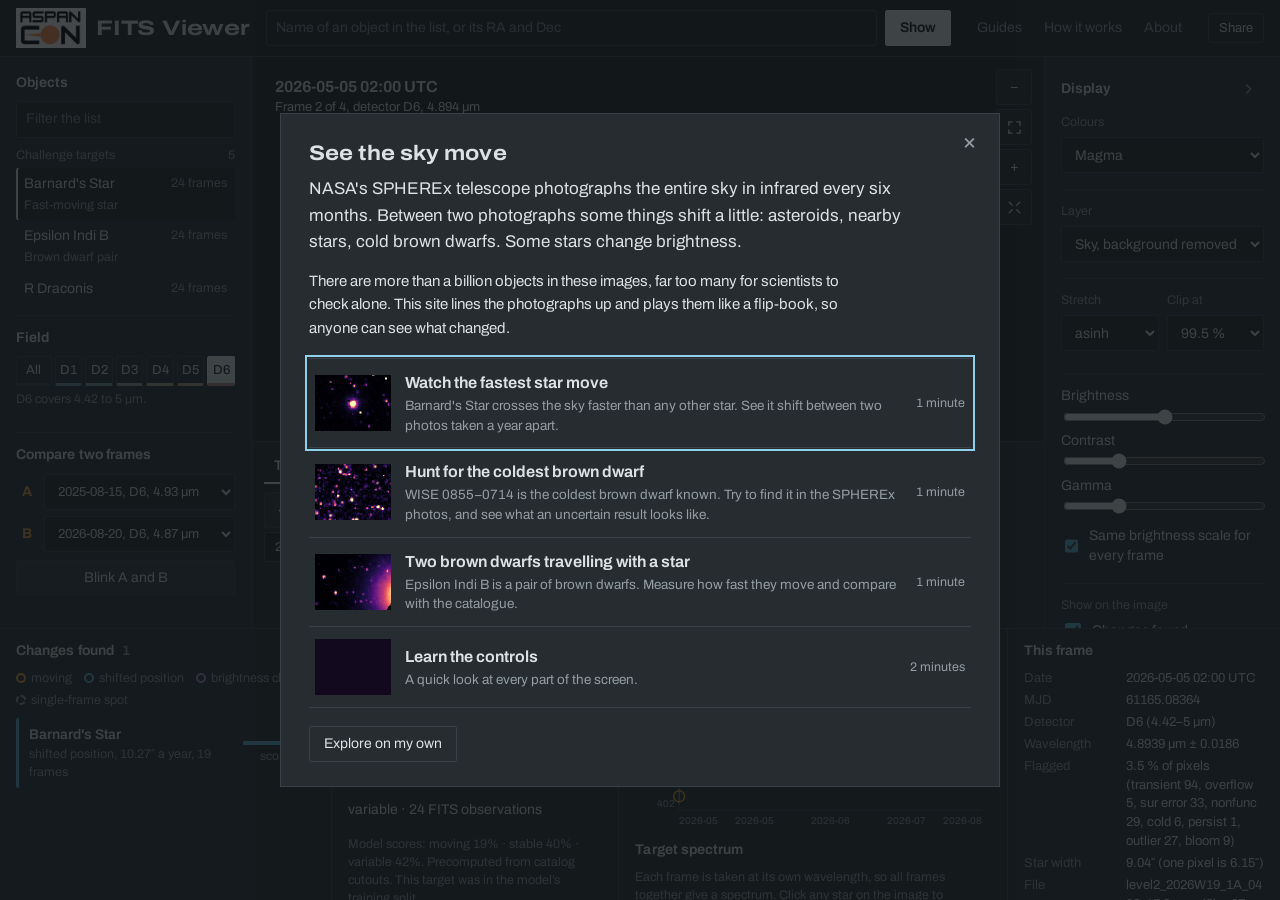
<file: site/index.html>
<!DOCTYPE html>
<html lang="en">
<head>
<meta charset="utf-8">
<meta name="viewport" content="width=device-width, initial-scale=1">
<title>ASPAN EON</title>
<meta name="description" content="ASPAN EON: type a position on the sky and play every NASA SPHEREx infrared image of it in time order. Things that move or change brightness stand out.">
<link rel="icon" type="image/png" href="img/aspan-eon.png">
<link rel="preconnect" href="https://fonts.googleapis.com">
<link rel="preconnect" href="https://fonts.gstatic.com" crossorigin>
<link href="https://fonts.googleapis.com/css2?family=Archivo:wdth,wght@62..125,400..800&display=swap" rel="stylesheet">
<link rel="stylesheet" href="css/app.css?v=20261114-aspan-eon">
</head>
<body>
<header class="topbar">
  <a class="brand" href="./" aria-label="ASPAN EON, start page">
    <img class="logo" src="img/aspan-eon.png" alt="" width="693" height="397">
    <span class="brand-name">FITS Viewer</span>
  </a>
  <form id="searchForm" class="search" role="search">
    <label for="coordInput" class="sr-only">Sky position or object name</label>
    <input id="coordInput" type="text" autocomplete="off" spellcheck="false"
           placeholder="RA and Dec, or a name. For example 08h55m10.8s −07d14m42s, or 133.795 −7.245">
    <button class="btn primary" type="submit">Show</button>
  </form>
  <nav class="topnav" aria-label="Help">
    <button class="navbtn" id="guidesBtn">Guides</button>
    <button class="navbtn" data-modal="how">How it works</button>
    <button class="navbtn" data-modal="about">About</button>
  </nav>
  <div class="status">
    <button id="shareBtn" class="btn ghost small">Share</button>
  </div>
</header>

<main class="layout">
  <aside class="panel left" aria-label="Objects and frame selection">
    <section class="block grow">
      <h2>Objects</h2>
      <label for="objectFilter" class="sr-only">Filter objects</label>
      <input id="objectFilter" type="text" placeholder="Filter the list" autocomplete="off">
      <div id="objectList" class="objlist" role="list"></div>
    </section>

    <section class="block">
      <h2>Field</h2>
      <label class="row needs-api"><span>Size</span>
        <select id="fovSelect">
          <option value="32">3.3′ wide, fastest</option>
          <option value="64" selected>6.6′ wide</option>
          <option value="96">9.8′ wide</option>
          <option value="128">13.1′ wide, for fast movers</option>
        </select>
      </label>
      <div class="sub needs-api">Detector array</div>
      <div id="detectorChips" class="chips det"></div>
      <p class="hint" id="detHint"></p>
    </section>

    <section class="block">
      <h2>Compare two frames</h2>
      <div class="ab">
        <label><span class="abtag">A</span><select id="obsA"></select></label>
        <label><span class="abtag">B</span><select id="obsB"></select></label>
      </div>
      <button id="analyzeBtn" class="btn wide">Blink A and B</button>
    </section>
  </aside>

  <section class="center" aria-label="Image viewer">
    <div class="stage-wrap" id="stageWrap">
      <canvas id="stage" aria-label="SPHEREx image of the selected field"></canvas>
      <div class="stage-msg" id="stageMsg">Pick an object on the left or type a position above.</div>
      <div class="frame-label" id="frameLabel" aria-live="polite"></div>
      <div class="readout" id="readout"></div>
      <div class="view-tools">
        <button class="btn icon" id="zoomOut" aria-label="Zoom out">−</button>
        <button class="btn icon" id="zoomReset" aria-label="Fit image">
          <svg viewBox="0 0 16 16" aria-hidden="true"><path d="M2 6V2h4M10 2h4v4M14 10v4h-4M6 14H2v-4" fill="none" stroke="currentColor" stroke-width="1.5"/></svg>
        </button>
        <button class="btn icon" id="zoomIn" aria-label="Zoom in">+</button>
        <button class="btn icon" id="fullscreenBtn" aria-label="Full screen">
          <svg viewBox="0 0 16 16" aria-hidden="true"><path d="M2 2l4 4M14 2l-4 4M2 14l4-4M14 14l-4-4" fill="none" stroke="currentColor" stroke-width="1.5"/></svg>
        </button>
      </div>
      <div class="loading hidden" id="loading"><div class="spinner"></div><span id="loadingText">Loading</span></div>
    </div>

    <div class="deck">
      <div class="modes" role="tablist" aria-label="View">
        <button class="mode active" data-mode="timelapse" role="tab">Time-lapse</button>
        <button class="mode" data-mode="blink" role="tab">Blink</button>
        <button class="mode" data-mode="side" role="tab">Side by side</button>
        <button class="mode" data-mode="swipe" role="tab">Swipe</button>
        <button class="mode" data-mode="diff" role="tab">Difference</button>
        <button class="mode" data-mode="stack" role="tab">Stack</button>
      </div>
      <div class="stack-opts hidden" id="stackOpts">
        <label><input type="radio" name="stackKind" value="mean" checked> Average (less noise)</label>
        <label><input type="radio" name="stackKind" value="max"> Brightest pixel (movers leave a trail)</label>
        <label><input type="radio" name="stackKind" value="resid"> This frame minus the average</label>
        <label><input type="radio" name="stackKind" value="rgb"> Colour picture: arrays D1–D2 blue, D3–D4 green, D5–D6 red</label>
      </div>
      <div class="player" id="player">
        <div class="transport">
          <button class="btn icon" id="prevBtn" aria-label="Previous frame">
            <svg viewBox="0 0 16 16" aria-hidden="true"><path d="M10 3L5 8l5 5" fill="none" stroke="currentColor" stroke-width="1.8"/></svg>
          </button>
          <button class="btn icon play" id="playBtn" aria-label="Play">
            <svg viewBox="0 0 16 16" aria-hidden="true" class="i-play"><path d="M4 2.5v11L13 8z" fill="currentColor"/></svg>
            <svg viewBox="0 0 16 16" aria-hidden="true" class="i-pause"><path d="M4 2.5h3v11H4zM9 2.5h3v11H9z" fill="currentColor"/></svg>
          </button>
          <button class="btn icon" id="nextBtn" aria-label="Next frame">
            <svg viewBox="0 0 16 16" aria-hidden="true"><path d="M6 3l5 5-5 5" fill="none" stroke="currentColor" stroke-width="1.8"/></svg>
          </button>
          <label class="speed"><span class="sr-only">Speed</span>
            <select id="speedSelect"><option value="1">1 frame/s</option><option value="2" selected>2 frames/s</option><option value="4">4 frames/s</option><option value="8">8 frames/s</option></select>
          </label>
        </div>
        <div class="strip" id="strip" role="listbox" aria-label="Frames in time order"></div>
      </div>
    </div>
  </section>

  <aside class="panel right" aria-label="Display settings" id="rightPanel">
    <h2>Display <button class="collapse" id="collapseRight" aria-label="Hide display settings">
      <svg viewBox="0 0 16 16" aria-hidden="true"><path d="M6 3l5 5-5 5" fill="none" stroke="currentColor" stroke-width="1.8"/></svg></button></h2>

    <section class="block">
      <label class="stack-lbl" for="cmapSelect">Colours</label>
      <select id="cmapSelect">
        <option value="magma" selected>Magma</option>
        <option value="gray">Grey</option>
        <option value="plate">Negative (dark stars on light)</option>
        <option value="inferno">Inferno</option>
        <option value="ice">Ice</option>
      </select>
      <div class="cbar" id="cbar"></div>
    </section>

    <section class="block">
      <label class="stack-lbl" for="layerSelect">Layer</label>
      <select id="layerSelect">
        <option value="clean" selected>Sky, background removed</option>
        <option value="image">Sky as recorded</option>
        <option value="zodi">Zodiacal light model</option>
        <option value="noise">Noise estimate</option>
        <option value="quality">Flagged pixels</option>
      </select>
    </section>

    <section class="block two">
      <label class="stack-lbl">Stretch
        <select id="stretchSelect">
          <option value="asinh" selected>asinh</option>
          <option value="linear">linear</option>
          <option value="sqrt">square root</option>
          <option value="log">log</option>
        </select>
      </label>
      <label class="stack-lbl">Clip at
        <select id="clipSelect">
          <option value="99.5" selected>99.5 %</option>
          <option value="99">99 %</option>
          <option value="98">98 %</option>
          <option value="95">95 %</option>
          <option value="100">min to max</option>
        </select>
      </label>
    </section>

    <section class="block sliders">
      <label>Brightness <input type="range" id="brightness" min="-0.5" max="0.5" step="0.01" value="0"></label>
      <label>Contrast <input type="range" id="contrast" min="0.3" max="3" step="0.01" value="1"></label>
      <label>Gamma <input type="range" id="gamma" min="0.3" max="3" step="0.01" value="1"></label>
      <label class="check"><input type="checkbox" id="lockScale" checked> Same brightness scale for every frame</label>
    </section>

    <section class="block">
      <div class="stack-lbl">Show on the image</div>
      <label class="check"><input type="checkbox" id="showDetections" checked> Changes found</label>
      <label class="check"><input type="checkbox" id="showCross" checked> Target position</label>
      <label class="check"><input type="checkbox" id="showFlags"> Flagged pixels in red</label>
      <label class="check"><input type="checkbox" id="showGaia"> Gaia DR3 stars</label>
      <label class="check"><input type="checkbox" id="showWise"> AllWISE sources</label>
      <label class="check" title="Only changes the picture: small groups of flagged pixels are filled from their neighbours. Saturated star cores are left alone."><input type="checkbox" id="repairChk" checked> Fill cosmic-ray hits</label>
      <label class="check"><input type="checkbox" id="smoothChk"> Smooth by 1 pixel</label>
    </section>

    <section class="block actions">
      <button class="btn ghost wide" id="resetBtn">Reset display</button>
      <button class="btn ghost wide" id="aladinBtn">Open in Aladin sky atlas</button>
    </section>
  </aside>

  <section class="panel bottom" aria-label="Results">
    <div class="res-col">
      <h2>Changes found <span class="count" id="detCount">0</span></h2>
      <ul class="legend" aria-label="Legend">
        <li><i class="k moving"></i>moving</li>
        <li><i class="k shifted"></i>shifted position</li>
        <li><i class="k variable"></i>brightness change</li>
        <li><i class="k transient"></i>single-frame spot</li>
      </ul>
      <ul class="det-list" id="detList"></ul>
    </div>
    <div class="res-col">
      <h2>Selected change</h2>
      <div id="inspector" class="inspector"></div>
      <details>
        <summary>Classify a FITS upload</summary>
        <p class="hint">Use one SPHEREx FITS cutout with a 2D IMAGE extension (up to 84×84 pixels and 16 MiB). Experimental classification.</p>
        <form id="fitsUpload">
          <label for="fitsFile">FITS cutout</label>
          <input id="fitsFile" type="file" accept=".fits,.fit,.fts" required>
          <button class="btn small" type="submit">Classify</button>
        </form>
        <p id="fitsStatus" role="status"></p>
        <figure id="fitsPreview" hidden style="margin: 12px 0">
          <canvas id="fitsCanvas" role="img" aria-label="Uploaded FITS image" style="width:100%;max-width:320px;image-rendering:pixelated;background:#000"></canvas>
          <figcaption id="fitsCaption"></figcaption>
          <p class="hint">Single uploaded frame · grayscale, asinh stretch. Display brightness does not change the prediction.</p>
          <button id="fitsEnlarge" class="btn small" type="button">Enlarge image</button>
        </figure>
      </details>
      <div id="cnnPrediction" class="inspector hidden" hidden aria-live="polite">
        <h3>Experimental CNN classification</h3>
        <p id="cnnResult"></p>
        <p id="cnnDetails" class="hint"></p>
      </div>
    </div>
    <div class="res-col charts">
      <h2 id="lcTitle">Target brightness over time</h2>
      <p class="hint" id="photNote"></p>
      <div class="chart" id="lcChart"></div>
      <h2 id="specTitle">Target spectrum</h2>
      <p class="hint" id="specNote">Each frame is taken at its own wavelength, so all frames together give a spectrum. Click any star on the image to measure its spectrum.</p>
      <button class="btn small hidden" id="pickReset" type="button">Back to the target</button>
      <div class="chart" id="specChart"></div>
    </div>
    <div class="res-col">
      <h2>This frame</h2>
      <div id="frameMeta" class="meta"></div>
      <div id="notes" class="notes"></div>
    </div>
  </section>
</main>

<div class="modal hidden" id="modal-how" role="dialog" aria-modal="true" aria-labelledby="howTitle">
  <div class="modal-box prose">
    <button class="modal-close" data-close aria-label="Close">×</button>
    <h2 id="howTitle">How it works</h2>
    <p>In 1930 Clyde Tombaugh found Pluto by flipping between two photographs of the same patch of sky and noticing one dot that had moved. This tool does the same with images from NASA's SPHEREx telescope, which has photographed the whole sky in infrared every six months since 2025.</p>
    <h3>What happens when you type a position</h3>
    <ol>
      <li>The tool asks NASA's IRSA archive for every SPHEREx image that contains the position and downloads a small square around it.</li>
      <li>SPHEREx photographs the sky at a different angle each time, so each square is rotated to put north up and redrawn on the same grid. Stars stay put; anything that moves, moves on screen.</li>
      <li>Pixels hit by cosmic rays, dead pixels and saturated pixels are marked using the flags that come with each image. The glow from dust in the Solar System (zodiacal light) is subtracted.</li>
      <li>A program compares the frames and marks sources that move in a straight line, stars whose position drifts by at least 2.5″ a year, and stars whose brightness changes compared with their neighbours. It gives each one a score. The score is a hint, not a verdict.</li>
    </ol>
    <h3>How the parts fit together</h3>
    <p>The data comes first. Everything is built around SPHEREx's own image files (FITS), and the website is only the outer layer that shows the result. New data releases, a better detection model or a different website can each be swapped in without touching the rest.</p>
    <img class="diagram" src="img/architecture.svg" alt="Diagram: SPHEREx FITS images in NASA's IRSA archive feed a Python pipeline, which writes one JSON file per object; the website reads those files. A machine-learning model, new data releases and other telescopes can plug into the pipeline.">
    <h3>Limits</h3>
    <p>One SPHEREx pixel covers 6.15″ of sky. In a year of data only the fastest nearby stars move by about one pixel. Very bright stars saturate the detector, and very faint objects are lost in the noise of a single image.</p>
    <p>SPHEREx has six detector arrays, each covering a different infrared wavelength range. A star can look brighter in one array than another simply because of its colour, so to look for brightness changes, compare frames from the same array.</p>
  </div>
</div>
<div class="modal hidden" id="modal-about" role="dialog" aria-modal="true" aria-labelledby="aboutTitle">
  <div class="modal-box prose">
    <button class="modal-close" data-close aria-label="Close">×</button>
    <h2 id="aboutTitle">About ASPAN EON</h2>
    <p>Made for the 2026 NASA Space Apps Challenge, challenge “Planet X and SPHEREx”, by team <span id="teamName">The K' Oirat</span> from Astana, Kazakhstan.</p>
    <p>Images: SPHEREx Quick Release spectral images from the NASA/IPAC Infrared Science Archive (IRSA). If you use images from this tool, cite the SPHEREx data release DOIs listed by IRSA. Star catalogues: ESA Gaia DR3 and NASA AllWISE through CDS VizieR. Sky atlas: Aladin Lite by CDS, Strasbourg.</p>
    <p>To link to a position, add <code>?ra=…&amp;dec=…</code> to the address, or use Share.</p>
    <p class="muted">The change scores come from a simple algorithm and are not scientific classifications.</p>
  </div>
</div>
<div class="modal hidden" id="modal-share" role="dialog" aria-modal="true" aria-labelledby="shareTitle">
  <div class="modal-box">
    <button class="modal-close" data-close aria-label="Close">×</button>
    <h2 id="shareTitle">Share this view</h2>
    <label class="stack-lbl" for="shareLink">Link</label>
    <div class="copyrow"><input id="shareLink" readonly><button class="btn primary" data-copy="shareLink">Copy link</button></div>
    <label class="stack-lbl" for="embedCode">Code to embed in another website</label>
    <div class="copyrow"><input id="embedCode" readonly><button class="btn primary" data-copy="embedCode">Copy code</button></div>
  </div>
</div>
<div class="modal hidden" id="modal-aladin" role="dialog" aria-modal="true" aria-labelledby="aladinTitle">
  <div class="modal-box wide">
    <button class="modal-close" data-close aria-label="Close">×</button>
    <h2 id="aladinTitle">Sky atlas around the target</h2>
    <p class="hint">2MASS images with Gaia DR3 and AllWISE catalogues, from Aladin Lite (CDS).</p>
    <div id="aladinDiv" class="aladin"></div>
  </div>
</div>
<div class="modal hidden" id="modal-welcome" role="dialog" aria-modal="true" aria-labelledby="welcomeTitle">
  <div class="modal-box welcome">
    <button class="modal-close" data-close aria-label="Close">×</button>
    <h2 id="welcomeTitle">See the sky move</h2>
    <p class="lede">NASA's SPHEREx telescope photographs the entire sky in infrared every six months. Between two photographs some things shift a little: asteroids, nearby stars, cold brown dwarfs. Some stars change brightness.</p>
    <p>There are more than a billion objects in these images, far too many for scientists to check alone. This site lines the photographs up and plays them like a flip-book, so anyone can see what changed.</p>
    <ul class="guides" id="guideList"></ul>
    <button class="btn ghost skip" data-close>Explore on my own</button>
  </div>
</div>
<div class="toast hidden" id="toast" role="status"></div>

<script src="js/config.js?v=20261115-upload"></script>
<script src="js/app.js?v=20261114-cnn"></script>
<script src="js/guide.js?v=20261114-aspan-eon"></script>
<script src="js/fits-upload.js?v=20261115-preview"></script>
</body>
</html>
</file>
<file: site/css/app.css>
:root {
  --housing: #1E2326;
  --panel: #262C30;
  --panel-2: #2E353A;
  --rule: #384147;
  --ink: #DCE2E4;
  --ink-muted: #939DA2;
  --glass: #E3EAEC;
  --plate-ink: #10171A;
  --sodium: #E5A03A;
  --cyan: #5CB3D6;
  --violet: #B98BDB;
  --moving: var(--sodium);
  --shifted: var(--cyan);
  --variable: var(--violet);
  --transient: #939DA2;
  --focus: #8FD0EA;
  --r-panel: 0;
  --r-ctl: 2px;
  --font: "Archivo", "Helvetica Neue", Arial, sans-serif;
  --s1: 4px; --s2: 8px; --s3: 12px; --s4: 16px; --s5: 24px;
}
* { box-sizing: border-box; }
html, body { height: 100%; margin: 0; }
body {
  background: var(--housing); color: var(--ink);
  font: 400 14px/1.45 var(--font); font-variation-settings: "wdth" 100;
  font-feature-settings: "tnum" 1; -webkit-font-smoothing: antialiased;
}
button, input, select { font: inherit; color: inherit; }
button { cursor: pointer; }
:focus-visible { outline: 2px solid var(--focus); outline-offset: 2px; }
h2 { font-size: 14px; font-weight: 650; margin: 0 0 var(--s2); display: flex; align-items: center; gap: var(--s2); letter-spacing: .005em; }
h3 { font-size: 14px; font-weight: 650; margin: var(--s4) 0 var(--s1); }
code { font: inherit; background: var(--panel-2); padding: 0 4px; }
a { color: var(--cyan); }
.hidden { display: none !important; }
.sr-only { position: absolute !important; width: 1px; height: 1px; overflow: hidden; clip: rect(0 0 0 0); white-space: nowrap; }
.muted { color: var(--ink-muted); }
.hint { font-size: 12.5px; color: var(--ink-muted); margin: var(--s1) 0 var(--s2); }

.topbar { display: flex; align-items: center; gap: var(--s4); padding: var(--s2) var(--s4); min-height: 56px; border-bottom: 1px solid var(--rule); }
.brand { display: flex; align-items: center; gap: 10px; color: var(--ink); text-decoration: none; flex: none; }
.logo { display: block; width: 70px; height: 40px; object-fit: contain; flex: none; }
.brand-name { font-size: 21px; font-weight: 720; font-variation-settings: "wdth" 125; letter-spacing: -.01em; line-height: 1; }
.search { flex: 1; display: flex; gap: var(--s2); max-width: 720px; }
.search input { flex: 1; min-width: 0; }
.topnav { display: flex; gap: 2px; }
.navbtn { background: none; border: 0; padding: 8px 10px; border-radius: var(--r-ctl); color: var(--ink-muted); }
.navbtn:hover { color: var(--ink); background: var(--panel); }
.status { margin-left: auto; display: flex; align-items: center; gap: var(--s2); flex: none; }
.no-api .needs-api { display: none !important; }

select, input[type=text], input[readonly] {
  width: 100%; background: var(--housing); border: 1px solid var(--rule); border-radius: var(--r-ctl);
  padding: 7px 9px; min-height: 36px; outline: none;
}
select:focus-visible, input:focus-visible { border-color: var(--focus); outline: none; box-shadow: 0 0 0 1px var(--focus); }
input::placeholder { color: #7D878C; }
.btn { border: 1px solid var(--rule); background: var(--panel-2); border-radius: var(--r-ctl); padding: 7px 14px; min-height: 36px; transition: background-color .15s, border-color .15s; }
.btn:hover { border-color: #56626A; background: #343C42; }
.btn.primary { background: var(--glass); color: var(--plate-ink); border-color: var(--glass); font-weight: 600; }
.btn.primary:hover { background: #fff; }
.btn.ghost { background: transparent; }
.btn.small { padding: 4px 10px; min-height: 30px; font-size: 13px; }
.btn.wide { width: 100%; margin-top: var(--s2); }
.btn.icon { width: 36px; height: 36px; padding: 0; display: inline-grid; place-items: center; }
.btn.icon svg { width: 15px; height: 15px; }
.btn:disabled { opacity: .45; cursor: not-allowed; }
.check { display: flex; align-items: center; gap: var(--s2); margin: 6px 0; cursor: pointer; }
.check input, .stack-opts input { accent-color: var(--cyan); width: 16px; height: 16px; }
input[type=range] { accent-color: var(--glass); width: 100%; }
.stack-lbl { display: block; font-size: 12.5px; color: var(--ink-muted); margin-bottom: 6px; }
.stack-lbl select { margin-top: 6px; color: var(--ink); font-size: 14px; }
.row { display: grid; grid-template-columns: 52px 1fr; align-items: center; gap: var(--s2); font-size: 13px; color: var(--ink-muted); }
.row select { color: var(--ink); }
.sub { font-size: 12.5px; color: var(--ink-muted); margin: var(--s3) 0 6px; }

.layout {
  height: calc(100vh - 57px); display: grid; gap: 0;
  grid-template-columns: 252px minmax(420px, 1fr) 236px;
  grid-template-rows: minmax(380px, 1fr) 272px;
  grid-template-areas: "left center right" "bottom bottom bottom";
}
.layout.right-collapsed { grid-template-columns: 252px minmax(420px, 1fr) 48px; }
.layout.right-collapsed .right > :not(h2) { display: none; }
.layout.right-collapsed .right h2 { writing-mode: vertical-rl; }
.layout.right-collapsed .collapse svg { transform: rotate(180deg); }
.panel { background: var(--panel); min-height: 0; min-width: 0; padding: var(--s4); }
.left { grid-area: left; border-right: 1px solid var(--rule); display: flex; flex-direction: column; overflow-y: auto; }
.right { grid-area: right; border-left: 1px solid var(--rule); overflow: auto; }
.bottom { grid-area: bottom; border-top: 1px solid var(--rule); display: grid; grid-template-columns: 1.15fr 1fr 1.35fr .95fr; overflow: hidden; padding: 0; }
.block { margin-bottom: var(--s4); }
.block.two { display: grid; grid-template-columns: 1fr 1fr; gap: var(--s2); }
.block.grow { flex: 1 1 220px; min-height: 220px; display: flex; flex-direction: column; }
.left .block + .block { border-top: 1px solid var(--rule); padding-top: var(--s3); }
.right .block + .block { border-top: 1px solid var(--rule); padding-top: var(--s3); }
.collapse { margin-left: auto; background: none; border: 0; color: var(--ink-muted); width: 32px; height: 32px; display: grid; place-items: center; border-radius: var(--r-ctl); }
.collapse:hover { background: var(--panel-2); color: var(--ink); }
.collapse svg { width: 14px; height: 14px; }

.objlist { margin-top: var(--s2); overflow: auto; flex: 1 1 0; min-height: 0; margin-right: -8px; padding-right: 8px; }
.objgroup { font-size: 12.5px; color: var(--ink-muted); margin: var(--s3) 0 var(--s1); display: flex; justify-content: space-between; }
.objgroup:first-child { margin-top: 0; }
.obj { display: grid; grid-template-columns: 1fr auto; gap: 2px var(--s2); width: 100%; text-align: left; background: none; border: 0; border-radius: var(--r-ctl); padding: 6px 8px; color: var(--ink); }
.obj:hover { background: var(--panel-2); }
.obj[aria-current="true"] { background: var(--housing); box-shadow: inset 2px 0 0 var(--glass); }
.obj .on { font-size: 12.5px; color: var(--ink-muted); }
.obj .what { grid-column: 1 / -1; font-size: 12.5px; color: var(--ink-muted); }
.obj .flag { width: 8px; height: 8px; border-radius: 50%; align-self: center; }
.chips { display: flex; flex-wrap: wrap; gap: 4px; }
.chips.det { display: grid; grid-template-columns: 1.3fr repeat(6, 1fr); gap: 3px; }
.chips.det .chip { justify-content: center; padding: 3px 0; border-bottom-width: 3px; }
.chip { border: 1px solid var(--rule); background: transparent; border-radius: var(--r-ctl); padding: 3px 8px; min-height: 30px; font-size: 13px; display: inline-flex; align-items: center; gap: 5px; }
.chip:hover { border-color: #56626A; }
.chip.active { background: var(--glass); color: var(--plate-ink); border-color: var(--glass); }
.chip .sub { margin: 0; font-size: 12px; color: inherit; opacity: .7; }
.chip.off { opacity: .35; }

.ab { display: grid; gap: 6px; }
.ab label { display: grid; grid-template-columns: 22px 1fr; align-items: center; gap: 6px; }
.abtag { font-weight: 700; color: var(--sodium); text-align: center; }
.ab select { font-size: 13px; }

.center { grid-area: center; display: flex; flex-direction: column; min-width: 0; min-height: 0; }
.stage-wrap { position: relative; flex: 1; min-height: 0; background: var(--housing); overflow: hidden; }
#stage { position: absolute; inset: 0; width: 100%; height: 100%; cursor: grab; touch-action: none; }
#stage.dragging { cursor: grabbing; }
.stage-msg { position: absolute; inset: 0; display: grid; place-items: center; color: var(--ink-muted); text-align: center; padding: 30px; pointer-events: none; max-width: 60ch; margin: auto; }
.stage-msg:empty { display: none; }
.frame-label { position: absolute; left: var(--s3); top: var(--s3); max-width: min(440px, calc(100% - 80px)); font-size: 13px; line-height: 1.4; pointer-events: none; white-space: pre-line; color: var(--ink); background: rgba(30,35,38,.9); padding: 7px 11px 8px; border-radius: var(--r-panel); }
.frame-label:first-line { font-size: 16px; font-weight: 650; }
.frame-label:empty, .readout:empty { display: none; }
.readout { position: absolute; left: var(--s3); bottom: var(--s3); font-size: 12.5px; color: var(--ink); pointer-events: none; white-space: pre; background: rgba(30,35,38,.9); padding: 5px 9px; border-radius: var(--r-panel); }
.view-tools { position: absolute; right: var(--s3); top: var(--s3); display: flex; flex-direction: column; gap: 4px; }
.view-tools .btn { background: rgba(38,44,48,.9); }
.loading { position: absolute; inset: 0; display: flex; align-items: center; justify-content: center; gap: 10px; background: rgba(30,35,38,.75); }
.spinner { width: 22px; height: 22px; border-radius: 50%; border: 3px solid var(--rule); border-top-color: var(--glass); animation: spin .9s linear infinite; }
@keyframes spin { to { transform: rotate(360deg); } }

.deck { border-top: 1px solid var(--rule); padding: var(--s2) var(--s3) var(--s3); background: var(--panel); }
.modes { display: flex; gap: 2px; flex-wrap: wrap; margin-bottom: var(--s2); }
.mode { background: none; border: 0; border-bottom: 2px solid transparent; padding: 6px 10px; color: var(--ink-muted); min-height: 34px; }
.mode:hover { color: var(--ink); }
.mode.active { color: var(--ink); border-bottom-color: var(--glass); font-weight: 600; }
.stack-opts { display: flex; gap: var(--s4); margin: 0 0 var(--s2); font-size: 13px; color: var(--ink-muted); flex-wrap: wrap; }
.stack-opts label { display: flex; align-items: center; gap: 6px; cursor: pointer; }
.player { display: flex; gap: var(--s3); align-items: stretch; }
.transport { display: grid; grid-template-columns: repeat(3, 36px); grid-template-rows: 36px auto; gap: 4px; align-content: start; }
.transport .speed { grid-column: 1 / -1; }
.transport .speed select { min-height: 30px; padding: 3px 6px; font-size: 12.5px; }
.btn.play { background: var(--glass); color: var(--plate-ink); border-color: var(--glass); }
.btn.play:hover { background: #fff; }
.btn.play .i-pause, .btn.play.playing .i-play { display: none; }
.btn.play.playing .i-pause { display: block; }

.strip { flex: 1; display: flex; gap: 6px; overflow-x: auto; padding: 2px 2px 6px; scroll-behavior: smooth; }
.plate { flex: none; width: 76px; background: none; border: 0; padding: 0; text-align: left; color: var(--ink-muted); font-size: 11.5px; line-height: 1.3; position: relative; }
.plate canvas { display: block; width: 76px; height: 76px; image-rendering: pixelated; outline: 1px solid var(--rule); }
.plate .bar { display: block; height: 3px; margin: 4px 0 3px; }
.plate .d { display: block; color: var(--ink); }
.plate:hover canvas { outline-color: #6B7880; }
.plate[aria-selected="true"] canvas { outline: 2px solid var(--sodium); outline-offset: 1px; }
.plate[aria-selected="true"] .d { color: var(--sodium); font-weight: 600; }
.plate .ab-mark { position: absolute; top: 3px; left: 3px; font-weight: 700; font-size: 11px; background: var(--plate-ink); color: var(--sodium); padding: 0 4px; }
.plate .ab-mark:empty { display: none; }

.res-col { min-width: 0; overflow: auto; padding: var(--s3) var(--s4); }
.res-col + .res-col { border-left: 1px solid var(--rule); }
.count { font-weight: 600; color: var(--ink-muted); }
.legend { list-style: none; display: flex; flex-wrap: wrap; gap: 4px 12px; font-size: 12.5px; color: var(--ink-muted); margin: 0 0 var(--s2); padding: 0; }
.k { display: inline-block; width: 10px; height: 10px; border-radius: 50%; margin-right: 5px; vertical-align: -1px; border: 2px solid; }
.k.moving { border-color: var(--moving); } .k.shifted { border-color: var(--shifted); }
.k.variable { border-color: var(--variable); } .k.transient { border-color: var(--transient); border-style: dashed; }
.det-list { list-style: none; margin: 0; padding: 0; }
.det-list li { display: grid; grid-template-columns: 1fr 64px; align-items: center; gap: var(--s2); padding: 7px 8px 7px 10px; border-radius: var(--r-ctl); cursor: pointer; border-left: 3px solid var(--rule); margin-bottom: 4px; }
.det-list li:hover { background: var(--panel-2); }
.det-list li.sel { background: var(--housing); }
.det-list li:focus-visible { outline: 2px solid var(--focus); }
.det-list .kind { font-weight: 600; }
.det-list .kind small { display: block; font-weight: 400; color: var(--ink-muted); font-size: 12.5px; }
.det-list .id { display: none; }
.det-list li.empty { cursor: default; border-left-color: transparent; color: var(--ink-muted); grid-template-columns: 1fr; }
.conf { height: 4px; background: var(--rule); position: relative; }
.conf b { position: absolute; left: 0; top: 0; bottom: 0; }
.conf-txt { font-size: 12px; color: var(--ink-muted); text-align: right; margin-top: 3px; }
.inspector dl, .meta dl { display: grid; grid-template-columns: 92px 1fr; gap: 3px 10px; margin: 0; font-size: 13px; }
.inspector dt, .meta dt { color: var(--ink-muted); }
.inspector dd, .meta dd { margin: 0; word-break: break-word; }
.inspector .explain { font-size: 13px; color: var(--ink-muted); margin: var(--s2) 0 0; max-width: 62ch; }
.inspector .actions { display: flex; flex-wrap: wrap; gap: 6px; margin-top: var(--s3); }
.notes { margin-top: var(--s3); font-size: 12.5px; color: var(--ink-muted); }
.notes p { margin: 0 0 var(--s2); padding-left: var(--s2); border-left: 2px solid var(--rule); max-width: 60ch; }
.notes p.warn { border-left-color: var(--sodium); color: #E9CE9F; }
.chart { height: 96px; margin-bottom: var(--s3); }
.chart svg { width: 100%; height: 100%; overflow: visible; }
.chart .axisline { stroke: var(--rule); }
.chart text { fill: var(--ink-muted); font-size: 10px; font-family: var(--font); }
.chart circle { cursor: pointer; }
.chart .empty { fill: var(--ink-muted); font-size: 12px; }

.modal { position: fixed; inset: 0; background: rgba(16,21,24,.78); display: grid; place-items: center; z-index: 50; padding: var(--s5); }
.modal-box { position: relative; background: var(--panel); border: 1px solid var(--rule); padding: var(--s5) 28px; max-width: 640px; width: 100%; max-height: 90vh; overflow: auto; }
.modal-box.wide { max-width: 980px; }
.modal-box h2 { font-size: 21px; font-weight: 700; font-variation-settings: "wdth" 112; }
.prose p, .prose li { font-size: 15px; line-height: 1.55; max-width: 64ch; }
.prose ol { padding-left: 1.2em; }
.prose li { margin-bottom: var(--s2); }
.modal-close { position: absolute; right: 10px; top: 8px; background: none; border: 0; font-size: 24px; color: var(--ink-muted); width: 40px; height: 40px; border-radius: var(--r-ctl); }
.modal-close:hover { color: var(--ink); background: var(--panel-2); }
.copyrow { display: flex; gap: 6px; margin-bottom: var(--s3); }
.copyrow .btn { flex: none; }
.aladin { width: 100%; height: 520px; border-radius: var(--r-panel); overflow: hidden; background: #000; }
.toast { position: fixed; bottom: var(--s5); left: 50%; transform: translateX(-50%); background: var(--glass); color: var(--plate-ink); padding: 9px 16px; border-radius: var(--r-ctl); z-index: 60; font-weight: 500; }

body.embed .topbar, body.embed .left, body.embed .right, body.embed .bottom { display: none; }
body.embed .layout { height: 100vh; grid-template-columns: 1fr; grid-template-rows: 1fr; grid-template-areas: "center"; }
.center:fullscreen { background: var(--housing); }

@media (prefers-reduced-motion: reduce) {
  * { transition: none !important; animation-duration: .01ms !important; scroll-behavior: auto !important; }
}

@media (max-width: 1180px) {
  .topbar { flex-wrap: wrap; }
  .search { order: 3; flex-basis: 100%; max-width: none; }
  .layout { height: auto; grid-template-columns: 1fr; grid-template-rows: auto; grid-template-areas: "center" "left" "right" "bottom"; }
  .center { height: 78vh; min-height: 460px; }
  .left, .right { border: 0; border-top: 1px solid var(--rule); }
  .objlist { max-height: 320px; }
  .bottom { grid-template-columns: 1fr 1fr; overflow: visible; }
  .res-col:nth-child(3) { border-left: 0; }
}
@media (max-width: 600px) {
  .topnav { display: none; }
  .bottom { grid-template-columns: 1fr; }
  .res-col + .res-col { border-left: 0; border-top: 1px solid var(--rule); }
  .player { flex-direction: column; }
  .transport { grid-template-columns: repeat(3, 44px) 1fr; grid-template-rows: 44px; }
  .transport .btn.icon { width: 44px; height: 44px; }
  .transport .speed { grid-column: auto; align-self: center; }
}

.tip {
  position: fixed; z-index: 80; max-width: 320px; pointer-events: none;
  background: #14191B; color: var(--ink); border: 1px solid #4A555C;
  padding: 8px 11px 9px; font-size: 13px; line-height: 1.45; box-shadow: 0 6px 18px rgba(0,0,0,.45);
}
.tip b { display: block; font-weight: 650; margin-bottom: 2px; }
.tip p { margin: 0; color: #C3CBCE; }
.tip .key { margin-top: 6px; color: var(--ink-muted); font-size: 12.5px; }
.tip .key kbd { font: inherit; color: var(--ink); border: 1px solid #4A555C; padding: 0 5px; margin-right: 2px; }

.tour-spot {
  position: fixed; z-index: 70; pointer-events: none; outline: 2px solid var(--sodium); outline-offset: 2px;
  box-shadow: 0 0 0 200vmax rgba(14,18,20,.72); transition: top .25s, left .25s, width .25s, height .25s;
}
.tour-card {
  position: fixed; z-index: 75; width: min(360px, calc(100vw - 24px)); background: var(--glass); color: var(--plate-ink);
  padding: 16px 18px 14px; box-shadow: 0 10px 30px rgba(0,0,0,.5);
}
.tour-card h3 { margin: 0 0 6px; font-size: 16px; font-weight: 700; }
.tour-card p { margin: 0 0 8px; font-size: 14px; line-height: 1.5; }
.tour-card .tour-foot { display: flex; align-items: center; gap: 6px; margin-top: 12px; }
.tour-card .tour-count { font-size: 12.5px; color: #4D5A60; margin-right: auto; }
.tour-card .btn { background: transparent; color: var(--plate-ink); border-color: #9AA7AC; min-height: 34px; }
.tour-card .btn:hover { background: #fff; border-color: var(--plate-ink); }
.tour-card .btn.primary { background: var(--plate-ink); color: var(--glass); border-color: var(--plate-ink); }
.tour-card .tour-x { position: absolute; right: 6px; top: 4px; background: none; border: 0; font-size: 22px; color: #4D5A60; width: 36px; height: 36px; }

.welcome { max-width: 720px; }
.welcome .lede { font-size: 17px; line-height: 1.55; max-width: 60ch; margin: 0 0 12px; }
.welcome p { font-size: 15px; line-height: 1.55; max-width: 62ch; }
.guides { list-style: none; margin: 18px 0 8px; padding: 0; border-top: 1px solid var(--rule); }
.guides li { border-bottom: 1px solid var(--rule); }
.guides button {
  width: 100%; display: grid; grid-template-columns: 76px 1fr auto; gap: 14px; align-items: center;
  background: none; border: 0; text-align: left; padding: 12px 6px; color: var(--ink);
}
.guides button:hover { background: var(--panel-2); }
.guides canvas, .guides .g-icon { width: 76px; height: 56px; display: block; background: #12091F; }
.guides .g-title { font-size: 16px; font-weight: 650; display: block; }
.guides .g-text { font-size: 13.5px; color: var(--ink-muted); display: block; margin-top: 2px; }
.guides .g-len { font-size: 12.5px; color: var(--ink-muted); white-space: nowrap; }
.welcome .skip { margin-top: 10px; }
.diagram { width: 100%; height: auto; display: block; margin: 8px 0 4px; background: var(--housing); }
</file>
